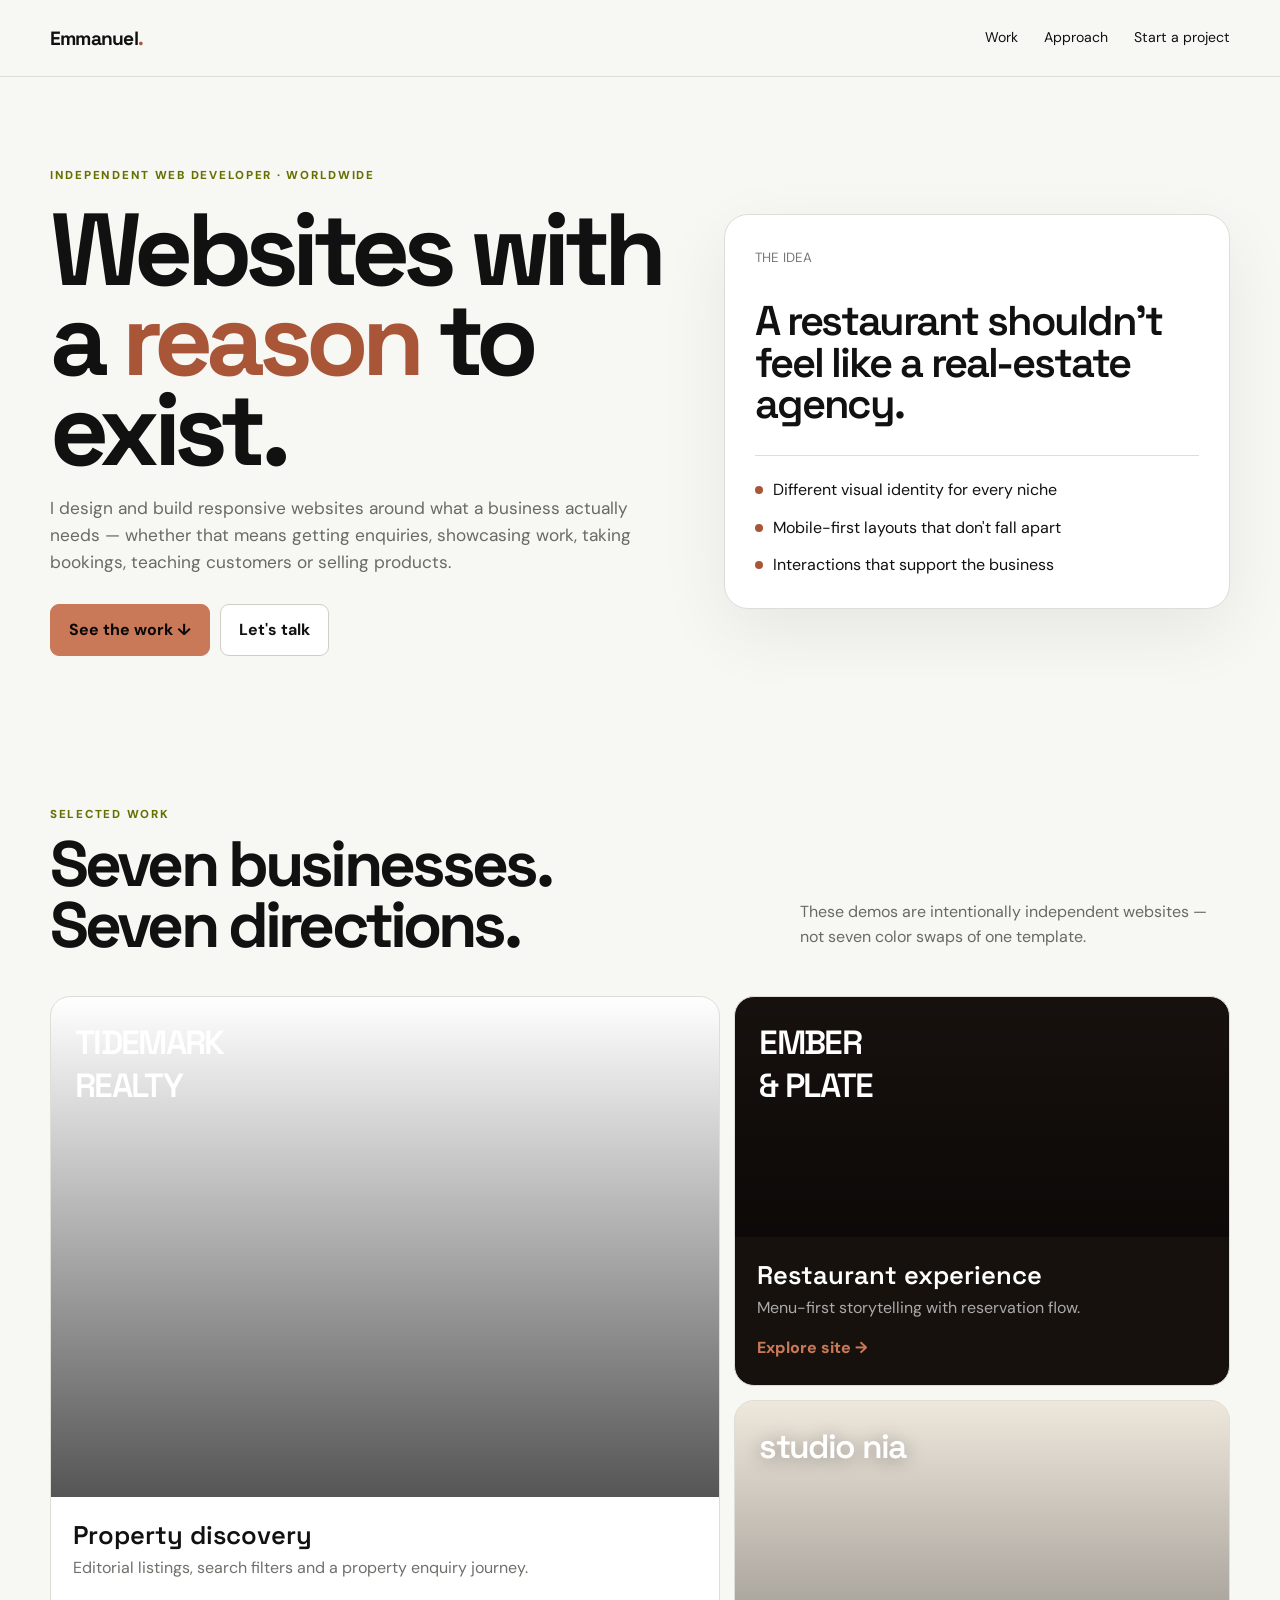
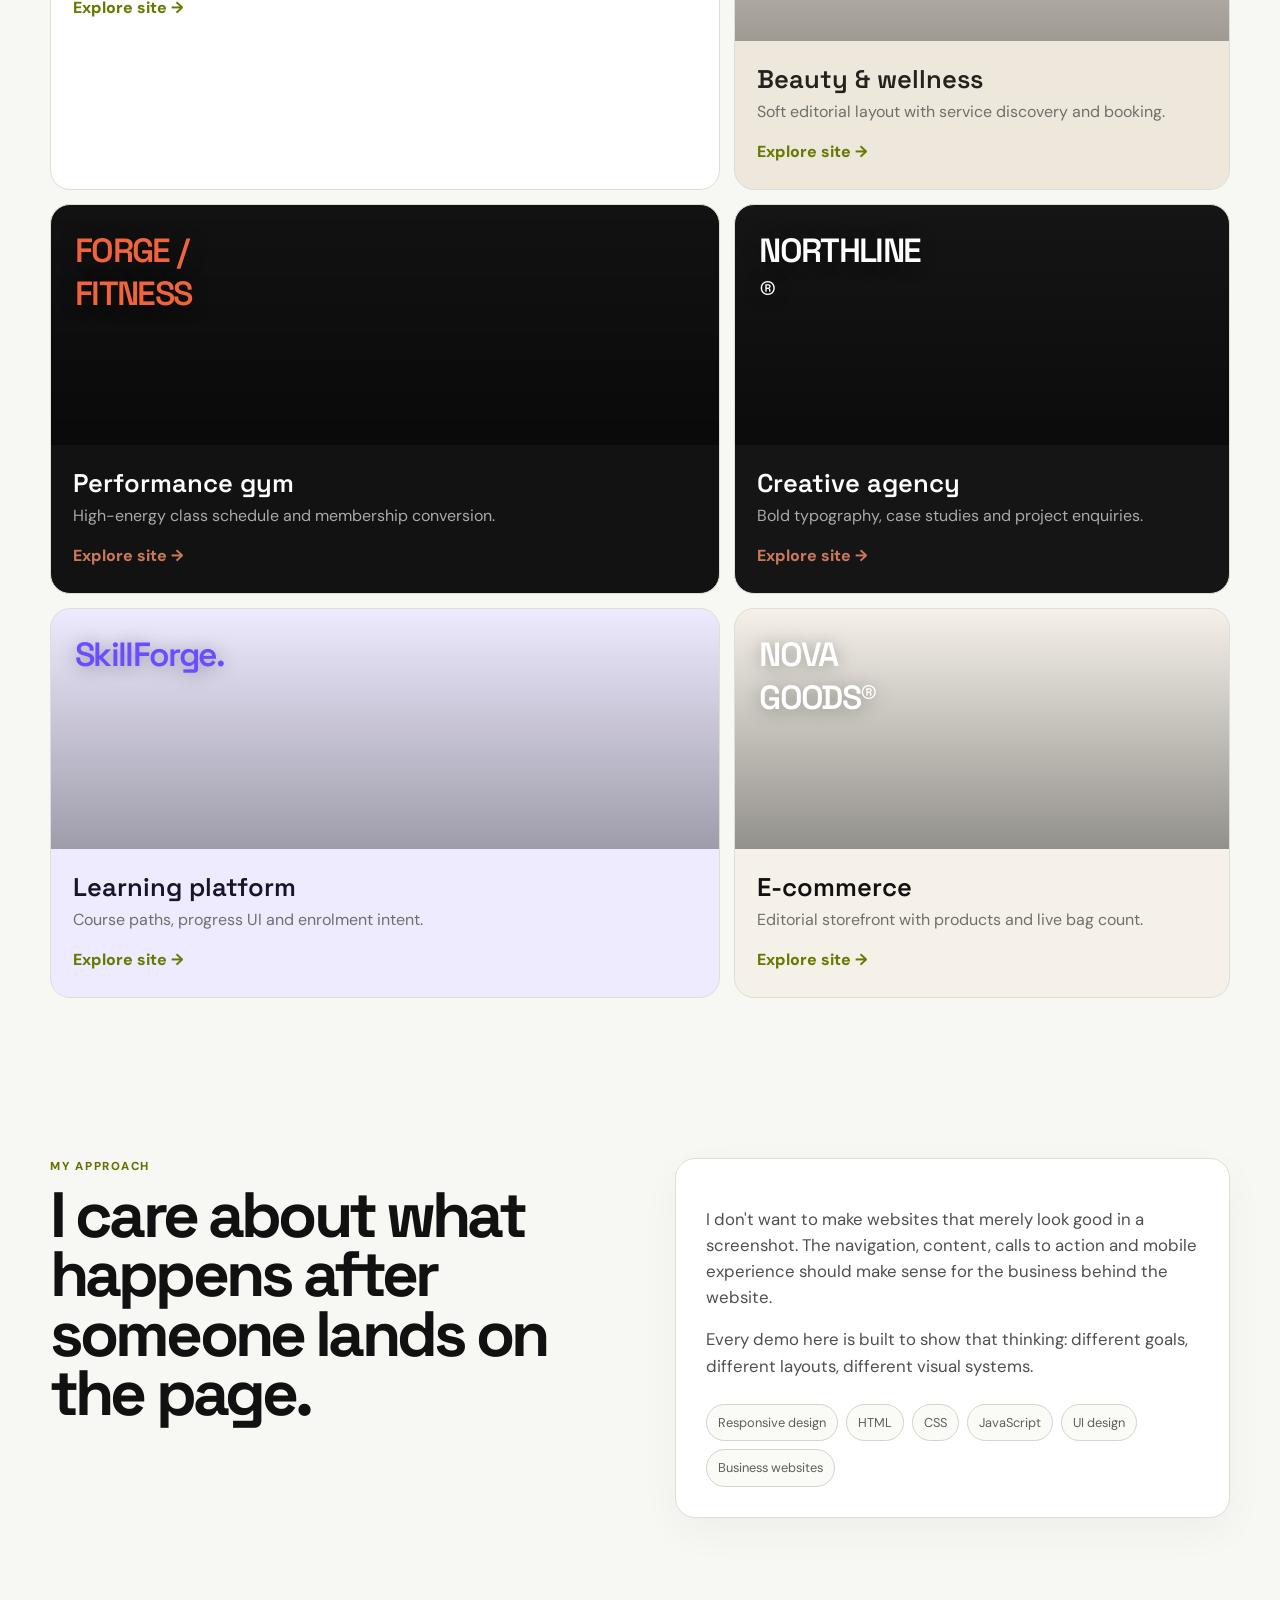
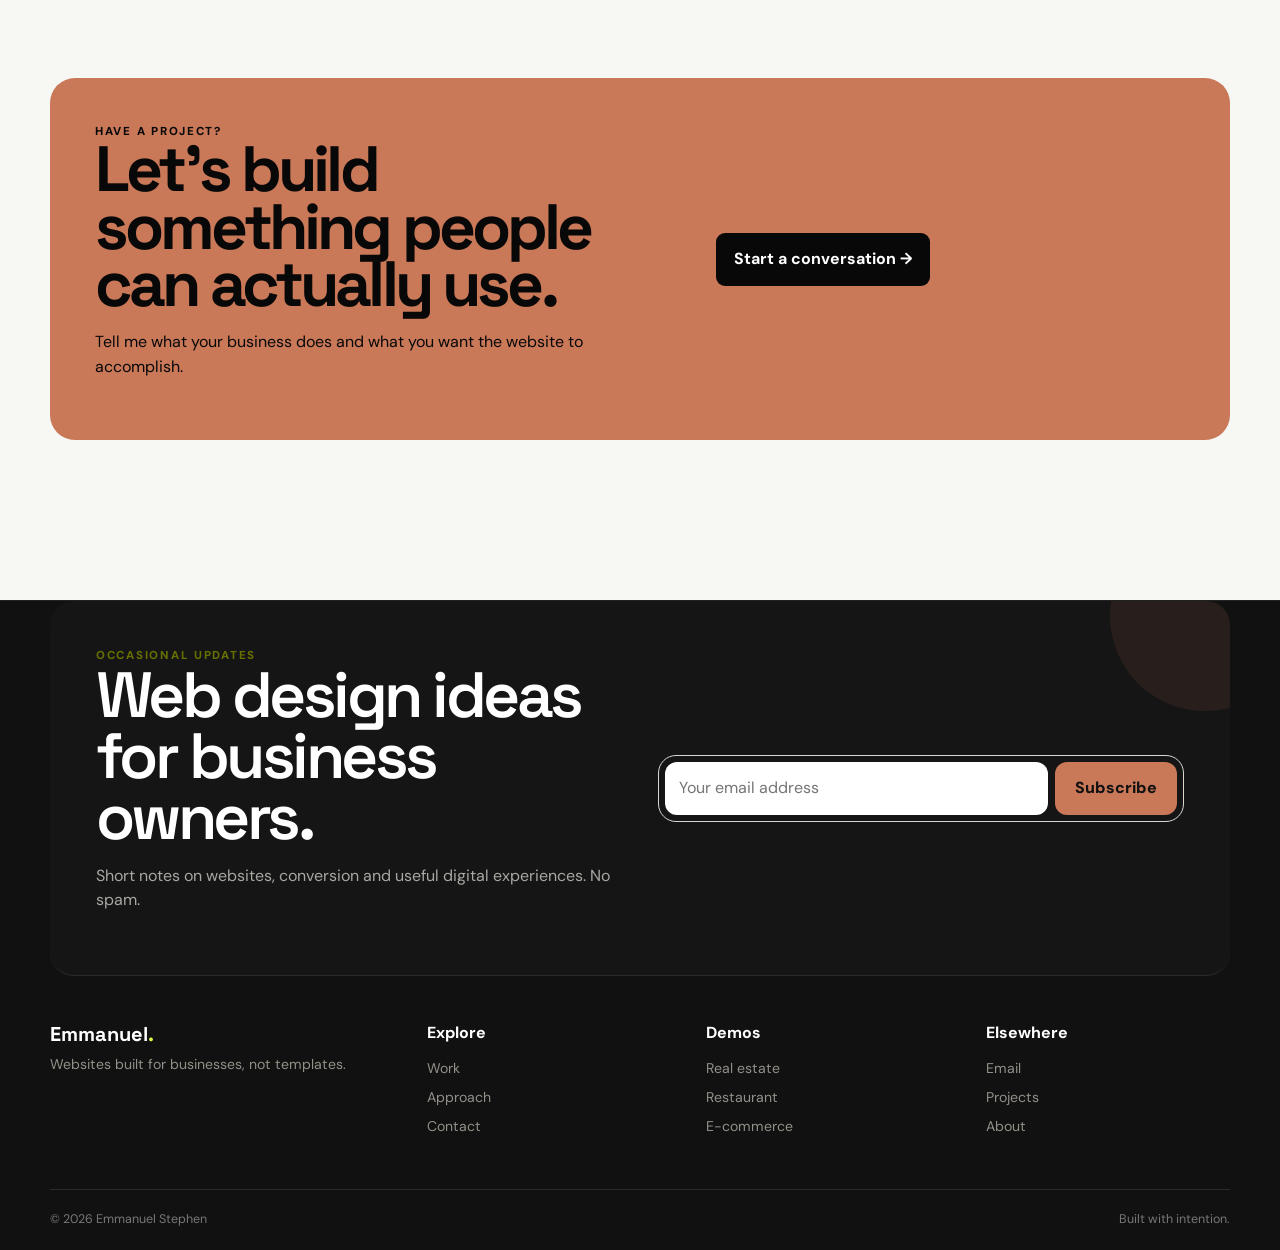
<file: index.html>
<!doctype html><html><head><meta charset="utf-8"><meta name="viewport" content="width=device-width,initial-scale=1"><title>Emmanuel Stephen — Websites built for businesses</title><link rel="stylesheet" href="style.css">
<style>
/* V10 — mobile navigation: hidden on desktop, polished on phones */
.mobile-menu-toggle{
  display:none;
  width:44px;height:44px;
  border:1px solid var(--line);
  background:#fff;color:var(--ink);
  border-radius:50%;
  position:relative;
  align-items:center;justify-content:center;
  font-size:0;cursor:pointer;z-index:120;
}
.mobile-menu-toggle::before,
.mobile-menu-toggle::after,
.mobile-menu-toggle span{
  content:"";
  position:absolute;width:18px;height:2px;
  border-radius:99px;background:currentColor;
  transition:.22s ease;
}
.mobile-menu-toggle::before{transform:translateY(-6px)}
.mobile-menu-toggle::after{transform:translateY(6px)}
.mobile-menu-toggle span{transform:none}
.mobile-menu-toggle.is-open::before{transform:rotate(45deg)}
.mobile-menu-toggle.is-open::after{transform:rotate(-45deg)}
.mobile-menu-toggle.is-open span{opacity:0}
.mobile-nav-panel{display:none}
@media(max-width:700px){
  .links{display:none!important}
  .mobile-menu-toggle{display:flex}
  .mobile-nav-panel{
    position:absolute;top:calc(100% + 10px);left:12px;right:12px;
    z-index:110;padding:9px;
    background:rgba(255,255,255,.97);
    border:1px solid var(--line);border-radius:20px;
    box-shadow:0 20px 50px rgba(0,0,0,.16);
    backdrop-filter:blur(16px);
    transform:translateY(-8px) scale(.98);
    opacity:0;pointer-events:none;transition:.22s ease;
  }
  .mobile-nav-panel.open{
    display:block;opacity:1;transform:none;pointer-events:auto;
  }
  .mobile-nav-panel a{
    display:flex;justify-content:space-between;align-items:center;
    min-height:52px;padding:0 14px;border-radius:13px;
    font-weight:800;text-decoration:none!important;
  }
  .mobile-nav-panel a::after{content:"↗";opacity:.45}
  .mobile-nav-panel a:hover{background:#f1f1eb}
}
@media(min-width:701px){
  .mobile-menu-toggle,.mobile-nav-panel{display:none!important}
}

/* V10 — never recreate the removed hero rectangle */
.hero h1 em{
  font-style:normal!important;
  background:transparent!important;
  box-shadow:none!important;
  padding:0!important;
}

/* V10 — main newsletter stays rounded and contained */
.subscribe{
  width:100%;
  min-width:0;
  display:grid;
  grid-template-columns:minmax(0,1fr) auto;
  gap:7px;
  padding:6px;
  border:1px solid #d8d8d1;
  border-radius:18px;
  overflow:hidden;
}
.subscribe input{
  min-width:0;width:100%;
  border:0!important;border-radius:12px!important;
}
.subscribe button{
  min-width:0;border-radius:12px!important;
  white-space:nowrap;
}
@media(max-width:600px){
  .subscribe{grid-template-columns:1fr;padding:7px;border-radius:18px}
  .subscribe input,.subscribe button{width:100%;min-height:50px}
}
</style>
</head><body>
<nav class="nav"><div class="wrap navin"><a class="brand" href="#">Emmanuel<span>.</span></a>
<div class="links"><a href="#work">Work</a><a href="#about">Approach</a><a href="#contact">Start a project</a></div>
<button class="mobile-menu-toggle" aria-label="Open navigation" aria-expanded="false">☰</button></div>
<div class="mobile-nav-panel"><a href="#work">Work</a><a href="#about">Approach</a><a href="#contact">Start a project</a></div>
</nav>
<main><section class="hero wrap"><div><div class="eyebrow">Independent web developer · Worldwide</div><h1>Websites with a <em>reason</em> to exist.</h1><p>I design and build responsive websites around what a business actually needs — whether that means getting enquiries, showcasing work, taking bookings, teaching customers or selling products.</p><div class="actions"><a class="btn btn-primary" href="#work">See the work ↓</a><a class="btn" href="#contact">Let's talk</a></div></div><aside class="manifesto"><small>THE IDEA</small><div class="big">A restaurant shouldn't feel like a real-estate agency.</div><div class="manifesto-line"></div><div class="ticks"><div class="tick"><i></i><span>Different visual identity for every niche</span></div><div class="tick"><i></i><span>Mobile-first layouts that don't fall apart</span></div><div class="tick"><i></i><span>Interactions that support the business</span></div></div></aside></section>
<section id="work"><div class="wrap"><div class="head"><div><div class="eyebrow">Selected work</div><h2>Seven businesses.<br>Seven directions.</h2></div><p>These demos are intentionally independent websites — not seven color swaps of one template.</p></div><div class="bento">
<a class="demo-card" href="demo-realestate.html"><div class="visual"><span class="visual-title">TIDEMARK<br>REALTY</span></div><div class="demo-info"><h3>Property discovery</h3><p>Editorial listings, search filters and a property enquiry journey.</p><span class="open">Explore site →</span></div></a>
<a class="demo-card" href="demo-restaurant.html"><div class="visual"><span class="visual-title">EMBER<br>& PLATE</span></div><div class="demo-info"><h3>Restaurant experience</h3><p>Menu-first storytelling with reservation flow.</p><span class="open">Explore site →</span></div></a>
<a class="demo-card" href="demo-salon.html"><div class="visual"><span class="visual-title">studio nia</span></div><div class="demo-info"><h3>Beauty & wellness</h3><p>Soft editorial layout with service discovery and booking.</p><span class="open">Explore site →</span></div></a>
<a class="demo-card" href="demo-fitness.html"><div class="visual"><span class="visual-title" style="color:#f0643c">FORGE /<br>FITNESS</span></div><div class="demo-info"><h3>Performance gym</h3><p>High-energy class schedule and membership conversion.</p><span class="open">Explore site →</span></div></a>
<a class="demo-card" href="demo-agency.html"><div class="visual"><span class="visual-title" style="color:white">NORTHLINE<br>®</span></div><div class="demo-info"><h3>Creative agency</h3><p>Bold typography, case studies and project enquiries.</p><span class="open">Explore site →</span></div></a>
<a class="demo-card" href="demo-course.html"><div class="visual"><span class="visual-title" style="color:#6c4cff">SkillForge.</span></div><div class="demo-info"><h3>Learning platform</h3><p>Course paths, progress UI and enrolment intent.</p><span class="open">Explore site →</span></div></a>
<a class="demo-card" href="demo-store.html"><div class="visual"><span class="visual-title">NOVA<br>GOODS®</span></div><div class="demo-info"><h3>E-commerce</h3><p>Editorial storefront with products and live bag count.</p><span class="open">Explore site →</span></div></a>
</div></div></section>
<section id="about"><div class="wrap about"><div><div class="eyebrow">My approach</div><h2>I care about what happens after someone lands on the page.</h2></div><div class="aboutbox"><p>I don't want to make websites that merely look good in a screenshot. The navigation, content, calls to action and mobile experience should make sense for the business behind the website.</p><p>Every demo here is built to show that thinking: different goals, different layouts, different visual systems.</p><div class="skills"><span class="skill">Responsive design</span><span class="skill">HTML</span><span class="skill">CSS</span><span class="skill">JavaScript</span><span class="skill">UI design</span><span class="skill">Business websites</span></div></div></div></section>
<section id="contact"><div class="wrap"><div class="cta"><div><div class="eyebrow" style="color:#080808">Have a project?</div><h2>Let's build something people can actually use.</h2><p>Tell me what your business does and what you want the website to accomplish.</p></div><a href="mailto:codingtom10@gmail.com">Start a conversation →</a></div></div></section></main>
<footer><div class="wrap newsletter"><div><div class="eyebrow">Occasional updates</div><h2>Web design ideas for business owners.</h2><p>Short notes on websites, conversion and useful digital experiences. No spam.</p></div><form class="subscribe" onsubmit="event.preventDefault();this.innerHTML='<strong style=&quot;color:#d8ff45&quot;>You’re on the list ✓</strong>'"><input type="email" required placeholder="Your email address" aria-label="Email address"><button>Subscribe</button></form></div><div class="wrap footgrid"><div><div class="footbrand">Emmanuel<span style="color:#d8ff45">.</span></div><p>Websites built for businesses, not templates.</p></div><div><h4>Explore</h4><a href="#work">Work</a><a href="#about">Approach</a><a href="#contact">Contact</a></div><div><h4>Demos</h4><a href="demo-realestate.html">Real estate</a><a href="demo-restaurant.html">Restaurant</a><a href="demo-store.html">E-commerce</a></div><div><h4>Elsewhere</h4><a href="#contact">Email</a><a href="#work">Projects</a><a href="#about">About</a></div></div><div class="wrap bottom"><span>© <span data-year></span> Emmanuel Stephen</span><span>Built with intention.</span></div></footer><script>document.querySelector('[data-year]').textContent=new Date().getFullYear()</script>
<script>
(function(){
  const btn=document.querySelector('.mobile-menu-toggle');
  const panel=document.querySelector('.mobile-nav-panel');
  if(!btn||!panel)return;
  const bar=document.createElement('span');
  btn.appendChild(bar);
  btn.addEventListener('click',()=>{
    const open=panel.classList.toggle('open');
    btn.classList.toggle('is-open',open);
    btn.setAttribute('aria-expanded',open?'true':'false');
    btn.setAttribute('aria-label',open?'Close navigation':'Open navigation');
  });
  panel.querySelectorAll('a').forEach(a=>a.addEventListener('click',()=>{
    panel.classList.remove('open');
    btn.classList.remove('is-open');
    btn.setAttribute('aria-expanded','false');
  }));
})();
</script>
</body></html>
<style>
/* V11 navigation contrast */
.links a,
.links a:visited,
.mobile-nav-panel a,
.mobile-nav-panel a:visited{
  color:#111!important;
}
.links a:hover{color:#111!important}
</style>
</file>
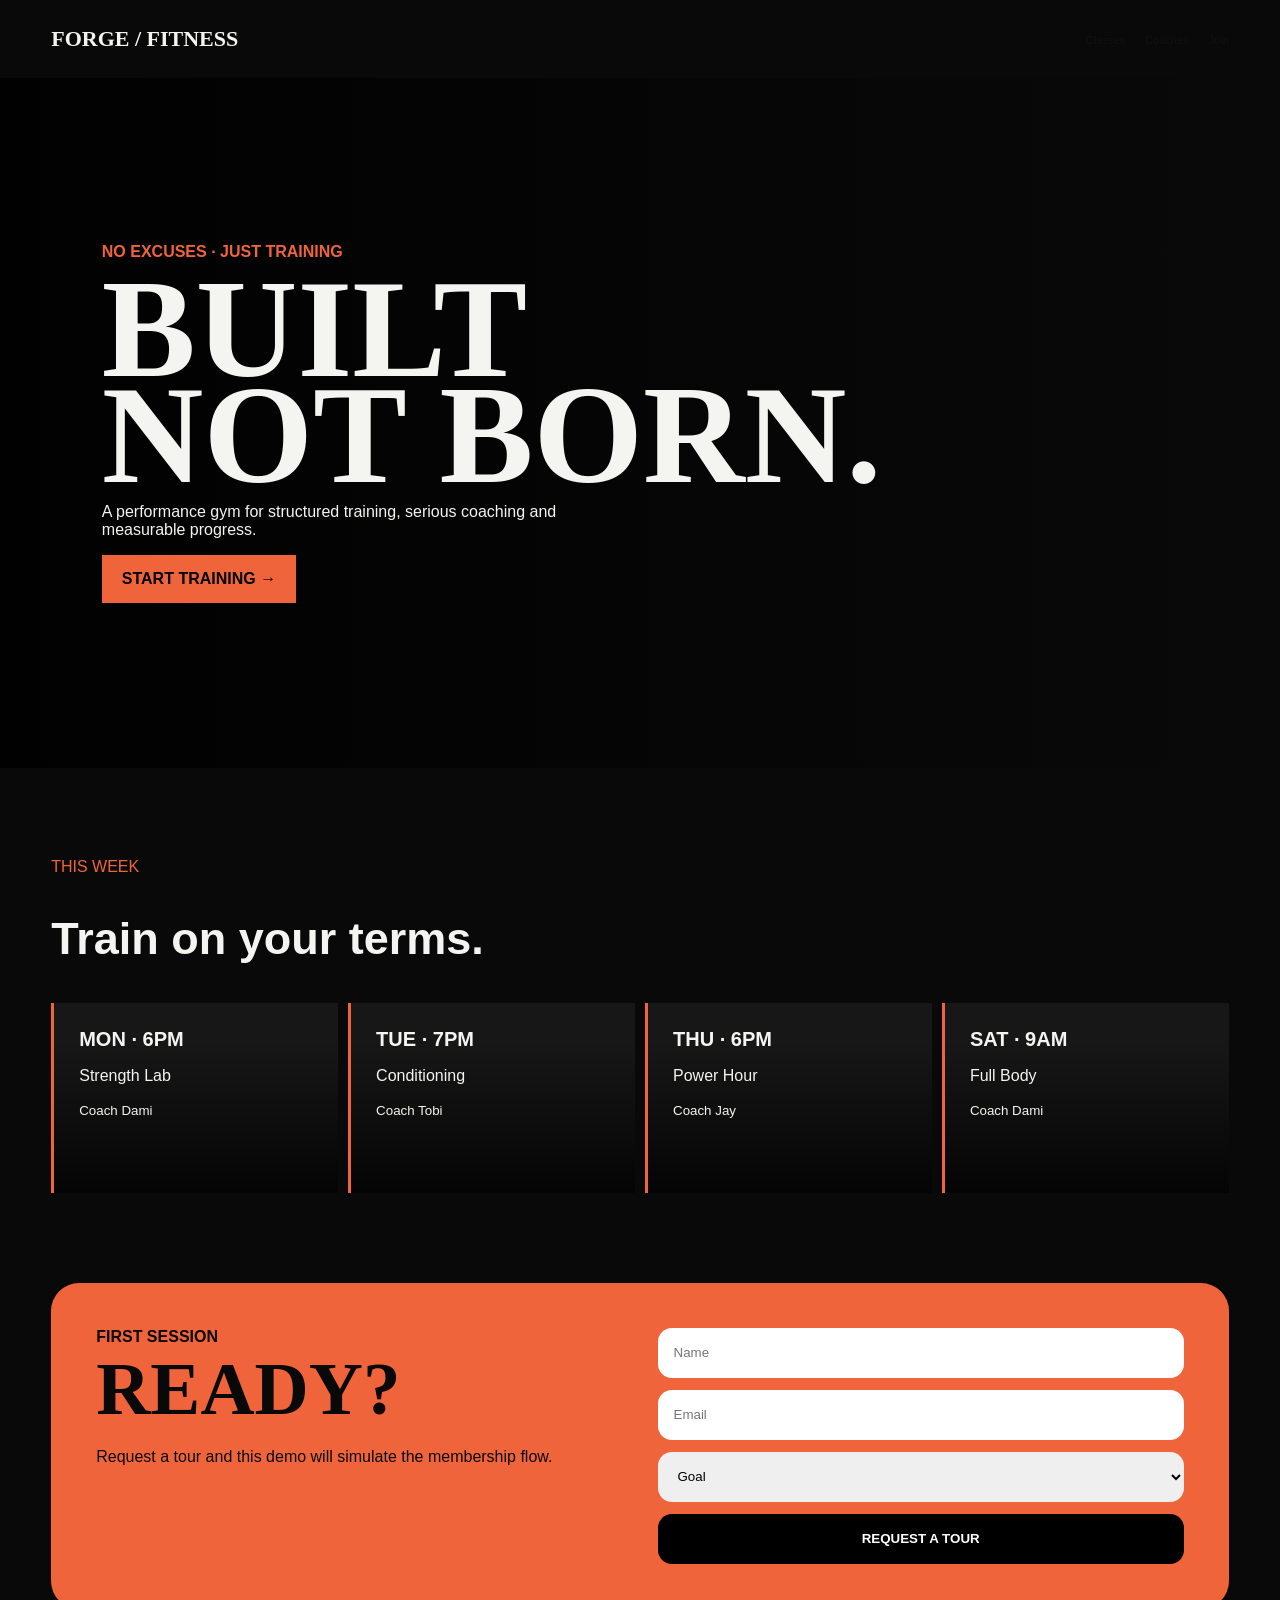
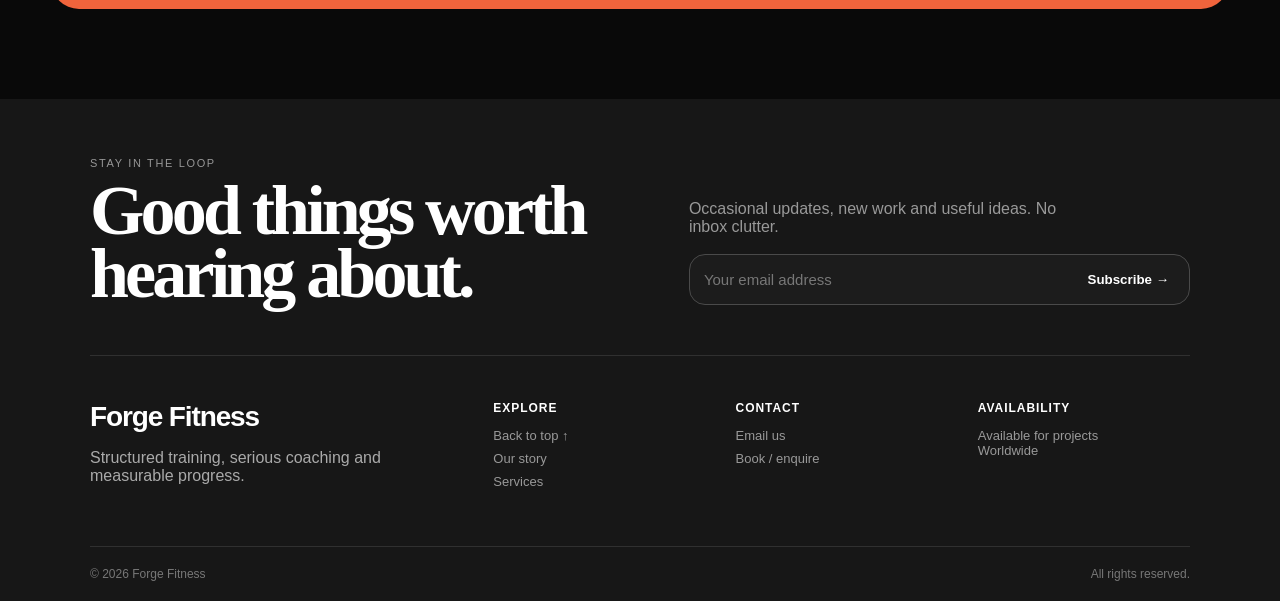
<file: demo-fitness.html>
<!doctype html><meta name="viewport" content="width=device-width,initial-scale=1"><div id="top"></div><title>Forge Fitness</title><style>



html,body{max-width:100%;overflow-x:hidden}
*{box-sizing:border-box}body{margin:0;background:#090909;color:#f4f4f0;font-family:Arial}.wrap{width:min(1200px,92%);margin:auto}.nav{height:78px;display:flex;align-items:center;justify-content:space-between}.nav b{font:900 22px Impact}.nav a{margin-left:20px;font-size:11px}.hero{min-height:690px;background:linear-gradient(90deg,#000d,#0000),url('https://images.unsplash.com/photo-1534438327276-14e5300c3a48?auto=format&fit=crop&w=1800&q=85') center/cover;display:flex;align-items:end;padding:55px}.lime{color:#f0643c}.hero h1{font:900 clamp(70px,11vw,150px)/.75 Impact;margin:15px 0}.btn{display:inline-block;background:#f0643c;color:#000;padding:15px 20px;font-weight:900}.schedule{padding:90px 0}.classes{display:grid;grid-template-columns:repeat(4,1fr);gap:10px}.class{background:#171717;padding:25px;min-height:190px;border-left:3px solid #f0643c}.class b{font-size:20px}.join{background:#f0643c;color:#090909;padding:45px;display:grid;grid-template-columns:1fr 1fr;gap:35px}.join h2{font:900 75px Impact;margin:0}.join form{display:grid;gap:10px}.join input,.join select,.join button{padding:14px;border:0}.join button{background:#000;color:#fff;font-weight:bold}@media(max-width:750px){.nav nav{display:none}.classes,.join{grid-template-columns:1fr 1fr}.hero{padding:25px}.hero h1{font-size:80px}}@media(max-width:500px){.classes,.join{grid-template-columns:1fr}}

.class{position:relative;overflow:hidden;background-size:cover;background-position:center}
.class:after{content:"";position:absolute;inset:0;background:linear-gradient(180deg,transparent 20%,rgba(0,0,0,.82))}
.class>*{position:relative;z-index:1}
.class:nth-child(1){background-image:url("https://images.unsplash.com/photo-1534438327276-14e5300c3a48?auto=format&fit=crop&w=900&q=85")}
.class:nth-child(2){background-image:url("https://images.unsplash.com/photo-1581009146145-b5ef050c2e1e?auto=format&fit=crop&w=900&q=85")}
.class:nth-child(3){background-image:url("https://images.unsplash.com/photo-1517963879433-6ad2b056d712?auto=format&fit=crop&w=900&q=85")}
.class:nth-child(4){background-image:url("https://images.unsplash.com/photo-1538805060514-97d9cc17730c?auto=format&fit=crop&w=900&q=85")}

.site-footer{
  margin-top:90px;background:#171717;color:#fff;overflow:hidden;
}
.demo-newsletter{
  width:min(1100px,92%);margin:auto;padding:58px 0 50px;
  display:grid;grid-template-columns:1.05fr .95fr;gap:45px;align-items:end;
  border-bottom:1px solid #303030;
}
.demo-newsletter .kicker{font-size:11px;letter-spacing:.15em;text-transform:uppercase;opacity:.55}
.demo-newsletter h2{
  font:600 clamp(38px,6vw,70px)/.9 "Space Grotesk";letter-spacing:-.055em;
  margin:10px 0 0;max-width:650px;
}
.demo-newsletter p{color:#999;max-width:390px;margin:0 0 18px}
.demo-subscribe{
  display:grid;grid-template-columns:minmax(0,1fr) auto;gap:0;
  width:100%;border-bottom:1px solid #5a5a5a;padding-bottom:7px;
}
.demo-subscribe input{
  min-width:0;width:100%;background:transparent;color:#fff;border:0;
  outline:none;padding:12px 0;font-size:15px;
}
.demo-subscribe input::placeholder{color:#777}
.demo-subscribe button{
  border:0;background:transparent;color:#fff;padding:12px 0 12px 18px;
  font-weight:800;white-space:nowrap;cursor:pointer;
}
.demo-subscribe button:hover{color:#c97858}
.footer-inner{
  width:min(1100px,92%);margin:auto;
  display:grid;grid-template-columns:1fr 2fr;gap:55px;padding:45px 0;
}
.footer-brand strong{font-size:28px;letter-spacing:-.04em}
.footer-brand p{color:#aaa;max-width:300px}
.footer-links{display:grid;grid-template-columns:repeat(3,1fr);gap:30px}
.footer-links b{display:block;margin-bottom:13px;font-size:12px;letter-spacing:.08em;text-transform:uppercase}
.footer-links a,.footer-links p{display:block;color:#999;font-size:13px;margin:8px 0}
.footer-links a:hover{color:#fff}
.footer-bottom{
  border-top:1px solid #303030;width:min(1100px,92%);margin:auto;
  padding:20px 0;display:flex;justify-content:space-between;color:#777;font-size:12px
}
@media(max-width:700px){
  .demo-newsletter{grid-template-columns:1fr;gap:24px;padding:42px 0 38px}
  .demo-newsletter h2{font-size:47px}
  .demo-subscribe{grid-template-columns:minmax(0,1fr) auto}
  .demo-subscribe input,.demo-subscribe button{min-height:48px}
  .footer-inner{grid-template-columns:1fr;gap:30px}
  .footer-links{grid-template-columns:1fr 1fr}
  .footer-bottom{display:block}
  .footer-bottom span{display:block;margin:5px 0}
}
@media(max-width:430px){
  .demo-newsletter h2{font-size:39px}
  .demo-subscribe{grid-template-columns:1fr}
  .demo-subscribe button{text-align:left;padding:7px 0 5px}
  .footer-links{grid-template-columns:1fr}
}

/* V7 functional mobile nav — keeps desktop design unchanged */
.mobile-menu-toggle{display:none;border:1px solid currentColor;background:transparent;color:inherit;border-radius:999px;width:44px;height:44px;font-size:22px;line-height:1;cursor:pointer}
.mobile-nav-panel{display:none}
@media(max-width:700px){
 .nav{position:relative;align-items:center}
 .nav nav{display:none!important}
 .mobile-menu-toggle{display:grid;place-items:center}
 .mobile-nav-panel{position:absolute;left:0;right:0;top:100%;z-index:100;background:inherit;border-top:1px solid rgba(127,127,127,.25);padding:10px 4%;box-shadow:0 18px 35px rgba(0,0,0,.12)}
 .mobile-nav-panel.open{display:grid}
 .mobile-nav-panel a{padding:14px 0;border-bottom:1px solid rgba(127,127,127,.22);font-size:13px;font-weight:700;text-decoration:none!important}
 .mobile-nav-panel a:last-child{border-bottom:0}
}


a,a:hover,a:focus,a:visited{text-decoration:none!important}

a,a:hover,a:focus,a:visited{text-decoration:none!important}

/* V7 subscription control: rounded, compact, and contained on mobile */
.demo-subscribe{
  border:1px solid #4a4a4a!important;
  border-bottom:1px solid #4a4a4a!important;
  border-radius:16px!important;
  padding:6px 8px 6px 14px!important;
  overflow:hidden!important;
  background:rgba(255,255,255,.025);
}
.demo-subscribe input{padding:10px 0!important}
.demo-subscribe button{padding:10px 12px!important;border-radius:11px!important}
@media(max-width:430px){
 .demo-subscribe{padding:7px 10px!important}
 .demo-subscribe button{text-align:center!important;padding:11px!important;margin-top:4px}
}


</style>
<div class=wrap><header class="nav"><b>FORGE / FITNESS</b><nav><a href="#classes">Classes</a><a href="#coaches">Coaches</a><a href="#join">Join</a></nav><button class="mobile-menu-toggle" aria-label="Open navigation" aria-expanded="false">☰</button><div class="mobile-nav-panel"><a href="#classes">Classes</a><a href="#coaches">Coaches</a><a href="#join">Join</a></div></header></div><section class=hero><div class=wrap><div class=lime><b>NO EXCUSES · JUST TRAINING</b></div><h1>BUILT<br>NOT BORN.</h1><p style="max-width:520px">A performance gym for structured training, serious coaching and measurable progress.</p><a class=btn href="#join">START TRAINING →</a></div></section><main class=wrap><section class=schedule id=classes id=classes><div class=lime>THIS WEEK</div><h2 style="font-size:45px">Train on your terms.</h2><div class=classes><div class=class><b>MON · 6PM</b><p>Strength Lab</p><small>Coach Dami</small></div><div class=class><b>TUE · 7PM</b><p>Conditioning</p><small>Coach Tobi</small></div><div class=class><b>THU · 6PM</b><p>Power Hour</p><small>Coach Jay</small></div><div class=class><b>SAT · 9AM</b><p>Full Body</p><small>Coach Dami</small></div></div></section><section id=coaches></section><section class=join id=join id=join><div><div><b>FIRST SESSION</b></div><h2>READY?</h2><p>Request a tour and this demo will simulate the membership flow.</p></div><form onsubmit="event.preventDefault();alert('Membership enquiry received!')"><input placeholder="Name" required><input placeholder="Email" type=email required><select required><option value="">Goal</option><option>Strength</option><option>Fitness</option></select><button>REQUEST A TOUR</button></form></section></main>






<footer class="site-footer" style="--footer-accent:#f0643c">
  <section class="demo-newsletter">
    <div>
      <div class="kicker">Stay in the loop</div>
      <h2>Good things worth hearing about.</h2>
    </div>
    <div>
      <p>Occasional updates, new work and useful ideas. No inbox clutter.</p>
      <form class="demo-subscribe" onsubmit="event.preventDefault();this.querySelector('button').textContent='Subscribed ✓';">
        <input type="email" placeholder="Your email address" aria-label="Email address" required>
        <button type="submit">Subscribe →</button>
      </form>
    </div>
  </section>
  <div class="footer-inner">
    <div class="footer-brand">
      <strong>Forge Fitness</strong>
      <p>Structured training, serious coaching and measurable progress.</p>
    </div>
    <div class="footer-links">
      <div><b>Explore</b><a href="#top">Back to top ↑</a><a href="#top">Our story</a><a href="#top">Services</a></div>
      <div><b>Contact</b><a href="mailto:hello@example.com">Email us</a><a href="#top">Book / enquire</a></div>
      <div><b>Availability</b><p>Available for projects<br>Worldwide</p></div>
    </div>
  </div>
  <div class="footer-bottom">
    <span>&copy; <span class="year"></span> Forge Fitness</span>
    <span>All rights reserved.</span>
  </div>
</footer>
<script>document.querySelectorAll('.year').forEach(e=>e.textContent=new Date().getFullYear())</script>

<style>
a,a:hover,a:focus,a:visited{text-decoration:none!important}
html,body{max-width:100%;overflow-x:hidden}
img{max-width:100%}
</style>
<style>

/* Mobile navigation: hidden on desktop, polished expandable panel on phones */
.mobile-menu-toggle{
  display:none;
  width:46px;height:46px;
  border:1px solid currentColor;
  background:transparent;
  color:inherit;
  border-radius:50%;
  align-items:center;
  justify-content:center;
  cursor:pointer;
  font-size:0;
  position:relative;
  z-index:120;
}
.mobile-menu-toggle::before,
.mobile-menu-toggle::after,
.mobile-menu-toggle span{
  content:"";
  position:absolute;
  width:19px;height:2px;
  background:currentColor;
  border-radius:99px;
  transition:transform .25s ease, opacity .2s ease;
}
.mobile-menu-toggle::before{transform:translateY(-6px)}
.mobile-menu-toggle::after{transform:translateY(6px)}
.mobile-menu-toggle span{transform:none}
.mobile-menu-toggle.is-open::before{transform:rotate(45deg)}
.mobile-menu-toggle.is-open::after{transform:rotate(-45deg)}
.mobile-menu-toggle.is-open span{opacity:0}

.mobile-nav-panel{
  display:none;
}

@media (min-width:701px){
  .mobile-menu-toggle,
  .mobile-nav-panel{display:none!important}
}

@media (max-width:700px){
  .nav{position:relative;z-index:100;align-items:center}
  .nav nav{display:none!important}
  .mobile-menu-toggle{display:flex}
  .mobile-nav-panel{
    position:absolute;
    left:0;right:0;top:calc(100% + 10px);
    z-index:110;
    padding:10px;
    border-radius:22px;
    background:rgba(255,255,255,.96);
    color:#111;
    border:1px solid rgba(0,0,0,.10);
    box-shadow:0 22px 55px rgba(0,0,0,.18);
    backdrop-filter:blur(18px);
    -webkit-backdrop-filter:blur(18px);
    transform:translateY(-8px) scale(.98);
    opacity:0;
    pointer-events:none;
    transition:opacity .22s ease, transform .22s ease;
  }
  .mobile-nav-panel.open{
    display:block;
    opacity:1;
    transform:translateY(0) scale(1);
    pointer-events:auto;
  }
  .mobile-nav-panel a{
    display:flex;
    align-items:center;
    justify-content:space-between;
    min-height:54px;
    padding:0 15px;
    border-radius:14px;
    text-decoration:none!important;
    font-size:14px;
    font-weight:800;
    color:inherit;
    transition:background .18s ease, transform .18s ease;
  }
  .mobile-nav-panel a::after{
    content:"↗";
    opacity:.45;
    font-size:17px;
  }
  .mobile-nav-panel a:hover,
  .mobile-nav-panel a:active{
    background:rgba(0,0,0,.06);
    transform:translateX(2px);
  }
}

</style>

<script>
(function(){
  document.querySelectorAll('.mobile-menu-toggle').forEach(function(btn){
    var panel = btn.parentElement.querySelector('.mobile-nav-panel');
    if(!panel) return;
    if(!btn.querySelector('span')) {
      var s=document.createElement('span');
      btn.appendChild(s);
    }
    btn.addEventListener('click',function(){
      var open=panel.classList.toggle('open');
      btn.classList.toggle('is-open',open);
      btn.setAttribute('aria-expanded',open ? 'true' : 'false');
      btn.setAttribute('aria-label',open ? 'Close navigation' : 'Open navigation');
    });
    panel.querySelectorAll('a').forEach(function(a){
      a.addEventListener('click',function(){
        panel.classList.remove('open');
        btn.classList.remove('is-open');
        btn.setAttribute('aria-expanded','false');
        btn.setAttribute('aria-label','Open navigation');
      });
    });
  });
})();
</script>

<style>
html,body{width:100%;max-width:100%;overflow-x:hidden}
*,*::before,*::after{box-sizing:border-box}
img{max-width:100%}
input,select,textarea,button{max-width:100%;box-sizing:border-box}
a{text-decoration:none!important}
</style>

<style>
.join{
  width:100%;
  border-radius:28px!important;
  overflow:hidden;
}
.join form{
  width:100%;
  min-width:0;
  display:grid;
  gap:12px;
}
.join input,.join select,.join button{
  width:100%;
  min-width:0;
  min-height:50px;
  border-radius:14px!important;
  padding:14px 16px!important;
}
.join button{cursor:pointer;font-weight:900}
@media(max-width:750px){
  .join{padding:28px 20px}
}
@media(max-width:500px){
  .join{padding:25px 15px;border-radius:22px!important}
  .join h2{font-size:64px}
}
</style>

<style>
nav a,
nav a:visited,
.mobile-nav-panel a,
.mobile-nav-panel a:visited{
  color:#111!important;
}
</style>
</file>
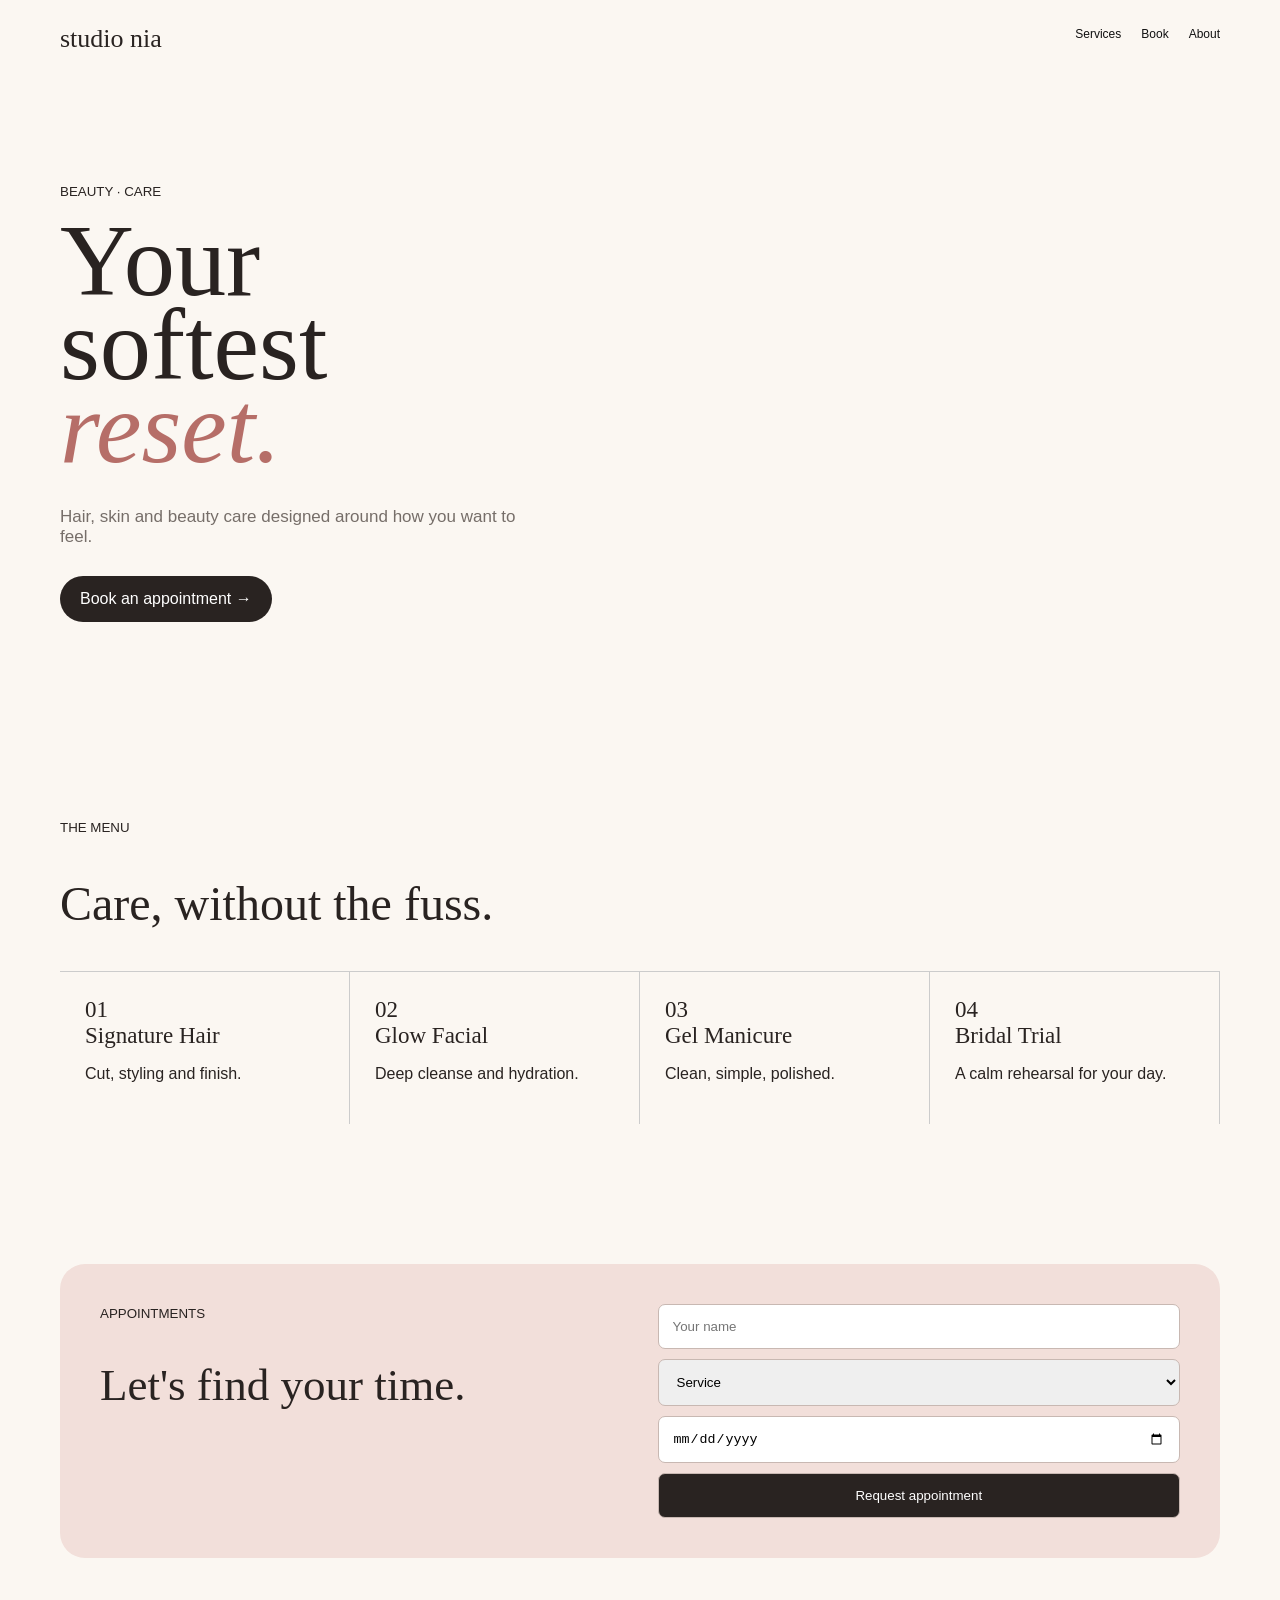
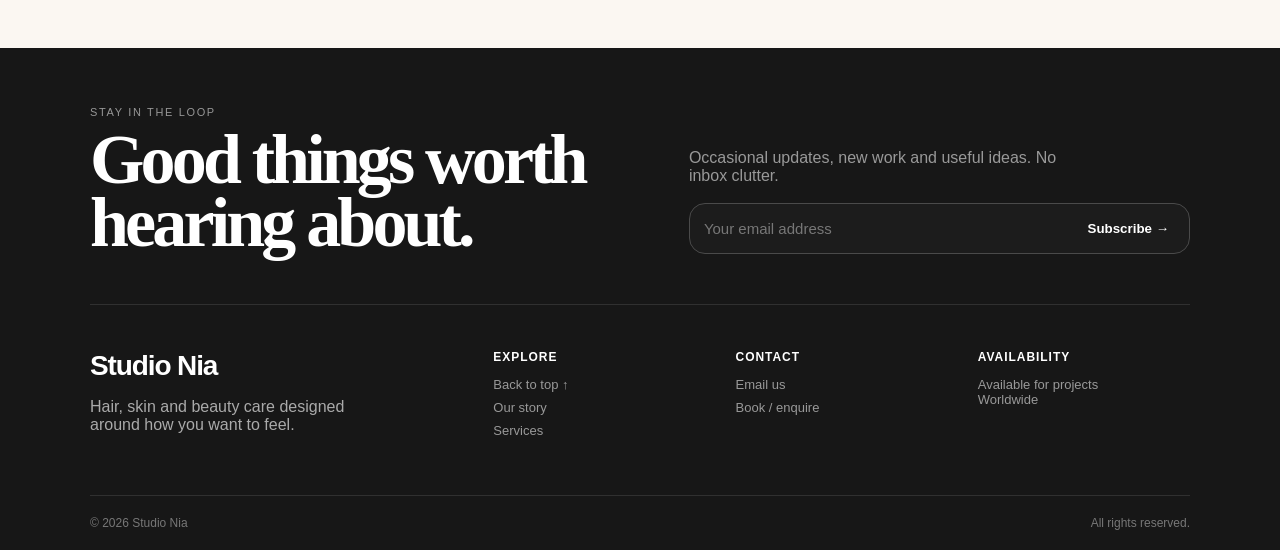
<file: demo-salon.html>
<!doctype html><meta name="viewport" content="width=device-width,initial-scale=1"><div id="top"></div><title>Studio Nia</title><style>



html,body{max-width:100%;overflow-x:hidden}
*{box-sizing:border-box}body{margin:0;background:#fbf7f2;color:#292321;font-family:Arial}.wrap{width:min(1160px,92%);margin:auto}.nav{padding:24px 0;display:flex;justify-content:space-between}.logo{font:26px Georgia}.nav a{margin-left:20px;font-size:12px}.hero{display:grid;grid-template-columns:.9fr 1.1fr;min-height:650px}.copy{display:flex;flex-direction:column;justify-content:center;padding-right:50px}.copy h1{font:400 clamp(65px,8vw,110px)/.82 Georgia;margin:20px 0}.copy h1 em{color:#b66e68}.copy p{color:#766e69;max-width:480px;font-size:17px}.button{display:inline-block;background:#292321;color:white;padding:14px 20px;border-radius:99px;width:max-content;margin-top:12px}.photo{background:url('https://images.unsplash.com/photo-1562322140-8baeececf3df?auto=format&fit=crop&w=1200&q=85') center/cover;border-radius:280px 280px 20px 20px}.services{padding:90px 0}.grid{display:grid;grid-template-columns:repeat(4,1fr)}.service{padding:25px;border-top:1px solid #ccc;border-right:1px solid #ccc}.service b{font:23px Georgia}.book{margin:50px 0;background:#f2dfda;border-radius:25px;padding:40px;display:grid;grid-template-columns:1fr 1fr;gap:35px}.book h2{font:45px Georgia}.book form{display:grid;gap:10px}.book input,.book select,.book button{padding:14px;border:1px solid #c8b8b2;border-radius:7px}.book button{background:#292321;color:#fff}@media(max-width:750px){.hero,.book{grid-template-columns:1fr}.photo{min-height:450px}.copy{padding:60px 0}.grid{grid-template-columns:1fr 1fr}.nav nav{display:none}}@media(max-width:450px){.grid{grid-template-columns:1fr}}

.site-footer{
  margin-top:90px;background:#171717;color:#fff;overflow:hidden;
}
.demo-newsletter{
  width:min(1100px,92%);margin:auto;padding:58px 0 50px;
  display:grid;grid-template-columns:1.05fr .95fr;gap:45px;align-items:end;
  border-bottom:1px solid #303030;
}
.demo-newsletter .kicker{font-size:11px;letter-spacing:.15em;text-transform:uppercase;opacity:.55}
.demo-newsletter h2{
  font:600 clamp(38px,6vw,70px)/.9 "Space Grotesk";letter-spacing:-.055em;
  margin:10px 0 0;max-width:650px;
}
.demo-newsletter p{color:#999;max-width:390px;margin:0 0 18px}
.demo-subscribe{
  display:grid;grid-template-columns:minmax(0,1fr) auto;gap:0;
  width:100%;border-bottom:1px solid #5a5a5a;padding-bottom:7px;
}
.demo-subscribe input{
  min-width:0;width:100%;background:transparent;color:#fff;border:0;
  outline:none;padding:12px 0;font-size:15px;
}
.demo-subscribe input::placeholder{color:#777}
.demo-subscribe button{
  border:0;background:transparent;color:#fff;padding:12px 0 12px 18px;
  font-weight:800;white-space:nowrap;cursor:pointer;
}
.demo-subscribe button:hover{color:#c97858}
.footer-inner{
  width:min(1100px,92%);margin:auto;
  display:grid;grid-template-columns:1fr 2fr;gap:55px;padding:45px 0;
}
.footer-brand strong{font-size:28px;letter-spacing:-.04em}
.footer-brand p{color:#aaa;max-width:300px}
.footer-links{display:grid;grid-template-columns:repeat(3,1fr);gap:30px}
.footer-links b{display:block;margin-bottom:13px;font-size:12px;letter-spacing:.08em;text-transform:uppercase}
.footer-links a,.footer-links p{display:block;color:#999;font-size:13px;margin:8px 0}
.footer-links a:hover{color:#fff}
.footer-bottom{
  border-top:1px solid #303030;width:min(1100px,92%);margin:auto;
  padding:20px 0;display:flex;justify-content:space-between;color:#777;font-size:12px
}
@media(max-width:700px){
  .demo-newsletter{grid-template-columns:1fr;gap:24px;padding:42px 0 38px}
  .demo-newsletter h2{font-size:47px}
  .demo-subscribe{grid-template-columns:minmax(0,1fr) auto}
  .demo-subscribe input,.demo-subscribe button{min-height:48px}
  .footer-inner{grid-template-columns:1fr;gap:30px}
  .footer-links{grid-template-columns:1fr 1fr}
  .footer-bottom{display:block}
  .footer-bottom span{display:block;margin:5px 0}
}
@media(max-width:430px){
  .demo-newsletter h2{font-size:39px}
  .demo-subscribe{grid-template-columns:1fr}
  .demo-subscribe button{text-align:left;padding:7px 0 5px}
  .footer-links{grid-template-columns:1fr}
}

/* V7 functional mobile nav — keeps desktop design unchanged */
.mobile-menu-toggle{display:none;border:1px solid currentColor;background:transparent;color:inherit;border-radius:999px;width:44px;height:44px;font-size:22px;line-height:1;cursor:pointer}
.mobile-nav-panel{display:none}
@media(max-width:700px){
 .nav{position:relative;align-items:center}
 .nav nav{display:none!important}
 .mobile-menu-toggle{display:grid;place-items:center}
 .mobile-nav-panel{position:absolute;left:0;right:0;top:100%;z-index:100;background:inherit;border-top:1px solid rgba(127,127,127,.25);padding:10px 4%;box-shadow:0 18px 35px rgba(0,0,0,.12)}
 .mobile-nav-panel.open{display:grid}
 .mobile-nav-panel a{padding:14px 0;border-bottom:1px solid rgba(127,127,127,.22);font-size:13px;font-weight:700;text-decoration:none!important}
 .mobile-nav-panel a:last-child{border-bottom:0}
}


a,a:hover,a:focus,a:visited{text-decoration:none!important}

a,a:hover,a:focus,a:visited{text-decoration:none!important}

/* V7 subscription control: rounded, compact, and contained on mobile */
.demo-subscribe{
  border:1px solid #4a4a4a!important;
  border-bottom:1px solid #4a4a4a!important;
  border-radius:16px!important;
  padding:6px 8px 6px 14px!important;
  overflow:hidden!important;
  background:rgba(255,255,255,.025);
}
.demo-subscribe input{padding:10px 0!important}
.demo-subscribe button{padding:10px 12px!important;border-radius:11px!important}
@media(max-width:430px){
 .demo-subscribe{padding:7px 10px!important}
 .demo-subscribe button{text-align:center!important;padding:11px!important;margin-top:4px}
}


</style>
<div class=wrap><header class="nav"><div class=logo>studio nia</div><nav><a href="#services">Services</a><a href="#book">Book</a><a href="#about">About</a></nav><button class="mobile-menu-toggle" aria-label="Open navigation" aria-expanded="false">☰</button><div class="mobile-nav-panel"><a href="#services">Services</a><a href="#book">Book</a><a href="#about">About</a></div></header><section class=hero><div class=copy><small>BEAUTY · CARE</small><h1>Your softest <em>reset.</em></h1><p>Hair, skin and beauty care designed around how you want to feel.</p><a class=button href="#book">Book an appointment →</a></div><div class=photo></div></section><section class=services id=services><small>THE MENU</small><h2 style="font:48px Georgia">Care, without the fuss.</h2><div class=grid><div class=service><b>01<br>Signature Hair</b><p>Cut, styling and finish.</p></div><div class=service><b>02<br>Glow Facial</b><p>Deep cleanse and hydration.</p></div><div class=service><b>03<br>Gel Manicure</b><p>Clean, simple, polished.</p></div><div class=service><b>04<br>Bridal Trial</b><p>A calm rehearsal for your day.</p></div></div></section><section class=book id=book><div><small>APPOINTMENTS</small><h2>Let's find your time.</h2></div><form onsubmit="event.preventDefault();alert('Appointment request sent!')"><input placeholder="Your name" required><select required><option value="">Service</option><option>Signature Hair</option><option>Glow Facial</option><option>Gel Manicure</option></select><input type=date required><button>Request appointment</button></form></section></div>






<footer class="site-footer" style="--footer-accent:#b98774">
  <section class="demo-newsletter">
    <div>
      <div class="kicker">Stay in the loop</div>
      <h2>Good things worth hearing about.</h2>
    </div>
    <div>
      <p>Occasional updates, new work and useful ideas. No inbox clutter.</p>
      <form class="demo-subscribe" onsubmit="event.preventDefault();this.querySelector('button').textContent='Subscribed ✓';">
        <input type="email" placeholder="Your email address" aria-label="Email address" required>
        <button type="submit">Subscribe →</button>
      </form>
    </div>
  </section>
  <div class="footer-inner">
    <div class="footer-brand">
      <strong>Studio Nia</strong>
      <p>Hair, skin and beauty care designed around how you want to feel.</p>
    </div>
    <div class="footer-links">
      <div><b>Explore</b><a href="#top">Back to top ↑</a><a href="#top">Our story</a><a href="#top">Services</a></div>
      <div><b>Contact</b><a href="mailto:hello@example.com">Email us</a><a href="#top">Book / enquire</a></div>
      <div><b>Availability</b><p>Available for projects<br>Worldwide</p></div>
    </div>
  </div>
  <div class="footer-bottom">
    <span>&copy; <span class="year"></span> Studio Nia</span>
    <span>All rights reserved.</span>
  </div>
</footer>
<script>document.querySelectorAll('.year').forEach(e=>e.textContent=new Date().getFullYear())</script>

<style>
a,a:hover,a:focus,a:visited{text-decoration:none!important}
html,body{max-width:100%;overflow-x:hidden}
img{max-width:100%}
</style>
<style>

/* Mobile navigation: hidden on desktop, polished expandable panel on phones */
.mobile-menu-toggle{
  display:none;
  width:46px;height:46px;
  border:1px solid currentColor;
  background:transparent;
  color:inherit;
  border-radius:50%;
  align-items:center;
  justify-content:center;
  cursor:pointer;
  font-size:0;
  position:relative;
  z-index:120;
}
.mobile-menu-toggle::before,
.mobile-menu-toggle::after,
.mobile-menu-toggle span{
  content:"";
  position:absolute;
  width:19px;height:2px;
  background:currentColor;
  border-radius:99px;
  transition:transform .25s ease, opacity .2s ease;
}
.mobile-menu-toggle::before{transform:translateY(-6px)}
.mobile-menu-toggle::after{transform:translateY(6px)}
.mobile-menu-toggle span{transform:none}
.mobile-menu-toggle.is-open::before{transform:rotate(45deg)}
.mobile-menu-toggle.is-open::after{transform:rotate(-45deg)}
.mobile-menu-toggle.is-open span{opacity:0}

.mobile-nav-panel{
  display:none;
}

@media (min-width:701px){
  .mobile-menu-toggle,
  .mobile-nav-panel{display:none!important}
}

@media (max-width:700px){
  .nav{position:relative;z-index:100;align-items:center}
  .nav nav{display:none!important}
  .mobile-menu-toggle{display:flex}
  .mobile-nav-panel{
    position:absolute;
    left:0;right:0;top:calc(100% + 10px);
    z-index:110;
    padding:10px;
    border-radius:22px;
    background:rgba(255,255,255,.96);
    color:#111;
    border:1px solid rgba(0,0,0,.10);
    box-shadow:0 22px 55px rgba(0,0,0,.18);
    backdrop-filter:blur(18px);
    -webkit-backdrop-filter:blur(18px);
    transform:translateY(-8px) scale(.98);
    opacity:0;
    pointer-events:none;
    transition:opacity .22s ease, transform .22s ease;
  }
  .mobile-nav-panel.open{
    display:block;
    opacity:1;
    transform:translateY(0) scale(1);
    pointer-events:auto;
  }
  .mobile-nav-panel a{
    display:flex;
    align-items:center;
    justify-content:space-between;
    min-height:54px;
    padding:0 15px;
    border-radius:14px;
    text-decoration:none!important;
    font-size:14px;
    font-weight:800;
    color:inherit;
    transition:background .18s ease, transform .18s ease;
  }
  .mobile-nav-panel a::after{
    content:"↗";
    opacity:.45;
    font-size:17px;
  }
  .mobile-nav-panel a:hover,
  .mobile-nav-panel a:active{
    background:rgba(0,0,0,.06);
    transform:translateX(2px);
  }
}

</style>

<script>
(function(){
  document.querySelectorAll('.mobile-menu-toggle').forEach(function(btn){
    var panel = btn.parentElement.querySelector('.mobile-nav-panel');
    if(!panel) return;
    if(!btn.querySelector('span')) {
      var s=document.createElement('span');
      btn.appendChild(s);
    }
    btn.addEventListener('click',function(){
      var open=panel.classList.toggle('open');
      btn.classList.toggle('is-open',open);
      btn.setAttribute('aria-expanded',open ? 'true' : 'false');
      btn.setAttribute('aria-label',open ? 'Close navigation' : 'Open navigation');
    });
    panel.querySelectorAll('a').forEach(function(a){
      a.addEventListener('click',function(){
        panel.classList.remove('open');
        btn.classList.remove('is-open');
        btn.setAttribute('aria-expanded','false');
        btn.setAttribute('aria-label','Open navigation');
      });
    });
  });
})();
</script>

<style>
nav a,
nav a:visited,
.mobile-nav-panel a,
.mobile-nav-panel a:visited{
  color:#111!important;
}
</style>
</file>
<file: style.css>
@import url('https://fonts.googleapis.com/css2?family=DM+Sans:wght@400;500;600;700&family=Space+Grotesk:wght@500;600;700&display=swap');
:root{
  --ink:#111111;
  --black:#0b0b0b;
  --white:#ffffff;
  --paper:#f7f7f3;
  --soft:#efefe9;
  --muted:#696a66;
  --line:#deded7;
  --accent:#c97858;
  --accent-dark:#a95638;
}
*{box-sizing:border-box}
html{scroll-behavior:smooth;max-width:100%;overflow-x:hidden}
body{margin:0;background:var(--paper);color:var(--ink);font-family:"DM Sans",sans-serif;line-height:1.55;max-width:100%;overflow-x:hidden}
a{text-decoration:none;color:inherit}
button,input,textarea{font:inherit}
::selection{background:var(--accent);color:#000}
.wrap{width:min(1180px,calc(100% - 36px));margin:auto}

.nav{
  position:sticky;top:0;z-index:40;background:rgba(247,247,243,.92);
  backdrop-filter:blur(18px);border-bottom:1px solid var(--line)
}
.navin{min-height:76px;display:flex;align-items:center;justify-content:space-between}
.brand{font:700 1.2rem "Space Grotesk";letter-spacing:-.04em}
.brand span{color:var(--accent-dark)}
.links{display:flex;gap:26px;font-size:.88rem;color:#4f504c}
.links a:hover{color:#111}

.hero{padding:90px 0 70px;display:grid;grid-template-columns:1.1fr .9fr;gap:55px;align-items:center}
.eyebrow{font-size:.72rem;letter-spacing:.15em;text-transform:uppercase;color:#667000;font-weight:800}
.hero h1{font:700 clamp(3.6rem,8vw,7.7rem)/.88 "Space Grotesk";letter-spacing:-.065em;margin:20px 0}
.hero h1 em{font-style:normal;background:none!important;padding:0!important;color:var(--accent-dark);box-decoration-break:initial;-webkit-box-decoration-break:initial}
.hero p{color:var(--muted);max-width:590px;font-size:1.08rem}
.actions{display:flex;gap:10px;flex-wrap:wrap;margin-top:28px}
.btn{padding:13px 18px;border:1px solid #cfcfc7;border-radius:9px;font-weight:700;background:#fff}
.btn-primary{background:var(--accent);color:#080808;border-color:var(--accent)}
.btn:hover{transform:translateY(-2px)}

.manifesto{border:1px solid var(--line);border-radius:24px;background:#fff;padding:30px;box-shadow:0 24px 70px rgba(0,0,0,.07)}
.manifesto .big{font:600 2.6rem/1 "Space Grotesk";letter-spacing:-.05em;margin:30px 0}
.manifesto-line{height:1px;background:var(--line)}
.manifesto small{color:#777}
.ticks{display:grid;gap:13px;margin-top:22px}
.tick{display:flex;gap:10px}
.tick i{width:8px;height:8px;border-radius:50%;background:var(--accent-dark);margin-top:8px;flex:none}

section{padding:80px 0}
.head{display:flex;justify-content:space-between;align-items:end;gap:30px;margin-bottom:30px}
.head h2{font:700 clamp(2.7rem,5vw,5rem)/.95 "Space Grotesk";letter-spacing:-.06em;margin:10px 0}
.head p{max-width:430px;color:var(--muted)}

.bento{display:grid;grid-template-columns:1.15fr .85fr;gap:14px}
.demo-card{position:relative;min-height:390px;border:1px solid var(--line);border-radius:20px;overflow:hidden;background:#fff;transition:.25s}
.demo-card:hover{transform:translateY(-6px);border-color:#bdbdb5;box-shadow:0 18px 45px rgba(0,0,0,.08)}
.demo-card:nth-child(1){grid-row:span 2;min-height:794px}
.demo-card:nth-child(2){background:#17110e;color:#fff}
.demo-card:nth-child(3){background:#eee7dc;color:#25211e}
.demo-card:nth-child(4){background:#121212;color:#fff}
.demo-card:nth-child(5){background:#151515;color:#fff}
.demo-card:nth-child(6){background:#eeeaff;color:#18152b}
.demo-card:nth-child(7){background:#f5f1e9;color:#111}
.visual{height:240px;padding:24px}
.demo-card:nth-child(1) .visual{height:500px;background:linear-gradient(0deg,#000a,#0000),url('https://images.unsplash.com/photo-1600607687939-ce8a6c25118c?auto=format&fit=crop&w=1100&q=80') center/cover}
.demo-card:nth-child(2) .visual{background:linear-gradient(0deg,#0007,#0000),url('https://images.unsplash.com/photo-1517248135467-4c7edcad34c4?auto=format&fit=crop&w=900&q=80') center/cover}
.demo-card:nth-child(3) .visual{background:linear-gradient(0deg,#0005,#0000),url('https://images.unsplash.com/photo-1522337360788-8b13dee7a37e?auto=format&fit=crop&w=900&q=80') center/cover}
.demo-card:nth-child(4) .visual{background:linear-gradient(0deg,#0007,#0000),url('https://images.unsplash.com/photo-1534438327276-14e5300c3a48?auto=format&fit=crop&w=900&q=80') center/cover}
.demo-card:nth-child(5) .visual{background:linear-gradient(0deg,#0007,#0000),url('https://images.unsplash.com/photo-1497366811353-6870744d04b2?auto=format&fit=crop&w=900&q=80') center/cover}
.demo-card:nth-child(6) .visual{background:linear-gradient(0deg,#0005,#0000),url('https://images.unsplash.com/photo-1523240795612-9a054b0db644?auto=format&fit=crop&w=900&q=80') center/cover}
.demo-card:nth-child(7) .visual{background:linear-gradient(0deg,#0006,#0000),url('https://images.unsplash.com/photo-1556742049-0cfed4f6a45d?auto=format&fit=crop&w=900&q=80') center/cover}
.visual-title{font:600 2.1rem "Space Grotesk";letter-spacing:-.05em}
.demo-card:nth-child(1) .visual-title,.demo-card:nth-child(2) .visual-title{color:#fff}
.demo-info{padding:22px}
.demo-info h3{font:600 1.6rem "Space Grotesk";margin:0 0 5px}
.demo-info p{margin:0;color:#6f706b}
.demo-card:nth-child(2) .demo-info p,.demo-card:nth-child(4) .demo-info p,.demo-card:nth-child(5) .demo-info p{color:#aaa}
.open{display:inline-block;margin-top:15px;color:#687900;font-weight:800}
.demo-card:nth-child(2) .open,.demo-card:nth-child(4) .open,.demo-card:nth-child(5) .open{color:var(--accent)}

.about{display:grid;grid-template-columns:1fr 1fr;gap:70px}
.about h2{font:700 clamp(2.8rem,5vw,5.3rem)/.93 "Space Grotesk";letter-spacing:-.06em;margin:10px 0}
.aboutbox{border:1px solid var(--line);background:#fff;border-radius:20px;padding:30px;box-shadow:0 14px 40px rgba(0,0,0,.04)}
.aboutbox p{font-size:1.05rem;color:#4f504c}
.skills{display:flex;gap:8px;flex-wrap:wrap;margin-top:25px}
.skill{border:1px solid #d4d4cc;padding:8px 11px;border-radius:99px;color:#5e5f5a;font-size:.8rem;background:#fafaf7}

.cta{background:var(--accent);color:#080808;border-radius:25px;padding:45px;display:grid;grid-template-columns:1fr .8fr;gap:35px;align-items:center}
.cta h2{font:700 clamp(2.8rem,5vw,5rem)/.9 "Space Grotesk";letter-spacing:-.06em;margin:0}
.cta p{max-width:500px}
.cta a{display:inline-block;background:#080808;color:#fff;padding:14px 18px;border-radius:9px;font-weight:700;width:max-content}

footer{margin-top:80px;background:#111;color:#fff;border-top:1px solid #222}
.newsletter{padding:50px 0;border-bottom:1px solid #2b2b2b;display:grid;grid-template-columns:1fr 1fr;gap:35px}
.newsletter h2{font:600 2.3rem "Space Grotesk";margin:0}
.newsletter p{color:#999}
.subscribe{display:flex;gap:8px;align-self:center}
.subscribe input{min-width:0;flex:1;background:#fff;color:#111;border:1px solid #ddd;padding:13px;border-radius:8px}
.subscribe button{background:var(--accent);border:0;padding:13px 17px;border-radius:8px;font-weight:800}
.footgrid{display:grid;grid-template-columns:1.4fr repeat(3,1fr);gap:35px;padding:45px 0}
.footgrid h4{margin:0 0 12px}
.footgrid a,.footgrid p{display:block;color:#929088;font-size:.88rem;margin:7px 0}
.footgrid a:hover{color:#fff}
.footbrand{font:700 1.25rem "Space Grotesk"}
.bottom{border-top:1px solid #2b2b2b;padding:20px 0;color:#777;display:flex;justify-content:space-between;font-size:.78rem}

img{max-width:100%;height:auto}
button,a,input,textarea,select{max-width:100%}
@media(max-width:850px){
  .hero,.about,.cta,.newsletter{grid-template-columns:1fr}
  .bento{grid-template-columns:1fr}
  .demo-card:nth-child(1){grid-row:auto;min-height:390px}
  .demo-card:nth-child(1) .visual{height:240px}
  .footgrid{grid-template-columns:1fr 1fr}
  .links{gap:14px}
}
@media(max-width:520px){
  .wrap{width:min(100% - 24px,1180px)}
  .hero{padding:65px 0 45px}
  .hero h1{font-size:3.45rem}
  .head{display:block}
  .bento{gap:12px}
  .demo-card,.demo-card:nth-child(1){min-height:340px}
  .demo-card:nth-child(1) .visual{height:210px}
  .visual{height:190px}
  .cta,.newsletter{padding:30px}
  .subscribe{display:grid;grid-template-columns:1fr}
  .footgrid{grid-template-columns:1fr}
  .bottom{display:block}
  .bottom span{display:block;margin-top:8px}
  .links{display:none}
}
@media(max-width:700px){.newsletter .subscribe{width:100%}.footgrid a{padding:3px 0}}

/* V5: keep the hero highlight attached to the heading — never a floating box */

.hero h1{max-width:100%}

/* V5 newsletter: same rich visual character, but properly sized on mobile */
.newsletter{
  position:relative;
  overflow:hidden;
  border-radius:24px;
  background:#151515;
  color:#fff;
  padding:46px;
}
.newsletter:before{
  content:"";
  position:absolute;
  width:190px;height:190px;
  border-radius:50%;
  background:var(--accent);
  opacity:.10;
  right:-70px;top:-80px;
}
.newsletter>*{position:relative;z-index:1}
.newsletter h2{font:600 clamp(2.2rem,5vw,4rem)/.95 "Space Grotesk";letter-spacing:-.055em;margin:0}
.newsletter p{color:#a8a8a3;max-width:560px}
.subscribe{display:grid;grid-template-columns:minmax(0,1fr) auto;gap:10px;width:100%}
.subscribe input{min-width:0;width:100%;background:#fff;color:#111;border:1px solid #ddd;padding:14px;border-radius:9px}
.subscribe button{background:var(--accent);color:#111;border:0;padding:14px 20px;border-radius:9px;font-weight:800;white-space:nowrap}
@media(max-width:600px){
  .newsletter{padding:30px 22px;border-radius:18px}
  .subscribe{grid-template-columns:1fr}
  .subscribe input,.subscribe button{width:100%;min-height:50px}
}

/* V6 — the word "reason" is typographic, never a floating rectangle */
.hero h1 em{display:inline;background:transparent!important;box-shadow:none!important}

/* V7 — functional mobile navigation */
.mobile-menu-toggle{display:none;border:1px solid var(--line);background:#fff;border-radius:999px;width:44px;height:44px;font-size:22px;line-height:1;cursor:pointer}
.mobile-nav-panel{display:none}
@media(max-width:700px){
  .links{display:none}
  .mobile-menu-toggle{display:grid;place-items:center}
  .navin{min-height:68px}
  .mobile-nav-panel{background:rgba(247,247,243,.98);border-top:1px solid var(--line);padding:12px 18px 18px}
  .mobile-nav-panel.open{display:grid}
  .mobile-nav-panel a{padding:14px 0;border-bottom:1px solid var(--line);font-weight:700}
  .mobile-nav-panel a:last-child{border-bottom:0}
}

.subscribe{border:1px solid #d8d8d1;border-radius:16px;padding:6px;overflow:hidden}
.subscribe input{border:0!important;border-radius:11px}
.subscribe button{border-radius:11px}
@media(max-width:600px){.subscribe{padding:7px}.subscribe input,.subscribe button{border-radius:11px}}

/* V11: photographic demo cards */
.demo-card:nth-child(3) .visual-title,
.demo-card:nth-child(4) .visual-title,
.demo-card:nth-child(5) .visual-title,
.demo-card:nth-child(6) .visual-title,
.demo-card:nth-child(7) .visual-title{
  color:#fff;
  text-shadow:0 2px 18px rgba(0,0,0,.35);
}
</file>
